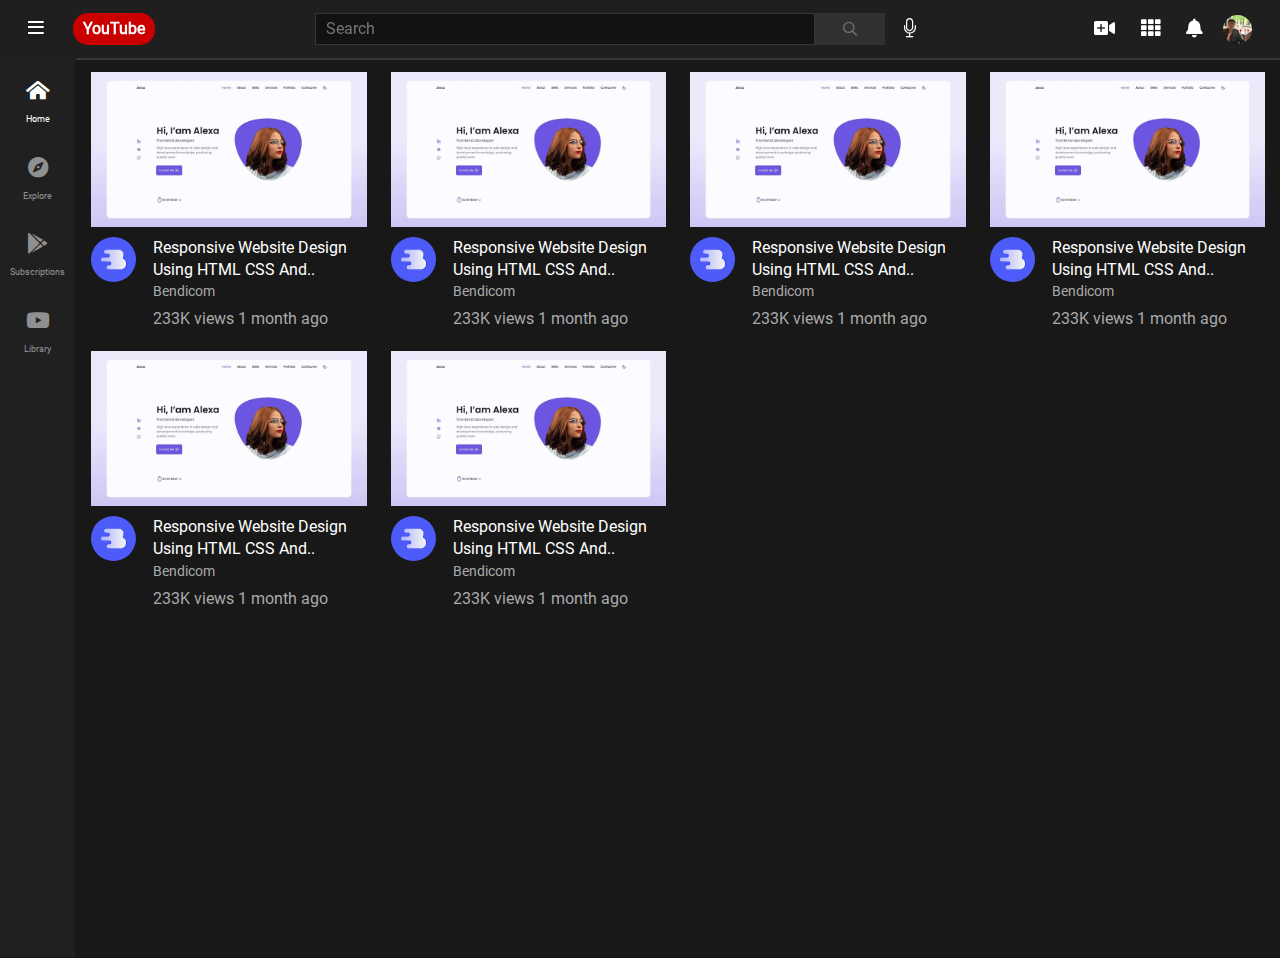
<file: index.html>
<!DOCTYPE html>
<html lang="en">
  <head>
    <meta charset="UTF-8" />
    <meta http-equiv="X-UA-Compatible" content="IE=edge" />
    <meta name="viewport" content="width=device-width, initial-scale=1.0" />
    <title>YouTube Clone</title>
    <!-- bootstrap -->
    <link rel="stylesheet" href="css/bootstrap.min.css" />
    <!-- font-awesome -->
    <link rel="stylesheet" href="css/font-awesome.css" />
    <!-- fonts -->
    <link rel="stylesheet" href="fonts/fonts.css" />
    <!-- favicon -->
    <link rel="icon" href="img/youtube-icon.png" />
    <!-- main.css -->
    <link rel="stylesheet" href="css/main.css" />
  </head>
  <body>
    <!-- header start -->
    <header class="header" id="header">
      <div class="container-fluid">
        <nav class="header__nav" id="header__nav">
          <div class="header__nav-left">
            <button>
              <i class="bars-icon far fa-bars"></i>
            </button>
            <a href="index.html" class="header__logo">
              YouTube
            </a>
          </div>
          <div class="header__nav-center">
            <input type="search" class="search-input" placeholder="Search" />
            <button class="search-btn">
              <i class="search-icon far fa-search"></i>
              <span class="tooltip search">Search</span>
            </button>
            <button class="microphone-btn">
              <i class="microphone-icon fal fa-microphone"></i>
              <span class="tooltip mic">Search with your voice</span>
            </button>
          </div>
          <div class="header__nav-right">
            <button class="video-btn">
              <i class="video-icon fas fa-video-plus"></i>
              <span class="tooltip video">Create</span>
            </button>
            <button class="dots-btn">
              <i class="th-icon fas fa-th"></i>
              <span class="tooltip apps">YouTube apps</span>
            </button>
            <button class="bell-btn">
              <i class="bell-icon fas fa-bell"></i>
              <span class="tooltip bell" id="tooltip-bell">Notifications</span>
            </button>
            <button class="profile-btn">
              <img class="profile-img" src="img/admin.PNG" alt="profile-img" />
            </button>
          </div>
        </nav>
      </div>
    </header>
    <!-- header end -->

    <main class="main">
      <!-- aside start -->
      <aside class="sidenav">
        <button class="sidenav__home-btn" title="Home">
          <i class="home-icon active fas fa-home-alt"></i>
          <span class="btn-description active">Home</span>
        </button>
        <button class="sidenav__explore-btn" title="Explore">
          <i class="explore-icon fas fa-compass"></i>
          <span class="btn-description">Explore</span>
        </button>
        <button class="sidenav__subs-btn" title="Subscriptions">
          <i class="subs-icon fab fa-google-play"></i>
          <span class="btn-description">Subscriptions</span>
        </button>
        <button class="sidenav__library-btn" title="Library">
          <i class="library-icon fab fa-youtube"></i>
          <span class="btn-description">Library</span>
        </button>
      </aside>
      <!-- aside end -->
      
      <!-- videos start -->
      <section class="videos">
        <div class="container-fluid">
          <div class="row">
            <div class="col-sm-6 col-md-4 col-lg-3">
              <div class="video__self">
                <a
                  href="video.html"
                  class="video__link"
                >
                  <img class="videos__self-img" src="img/video1.jpg" alt="" />
                </a>
                <div class="video__desc">
                  <img class="video__img" src="img/video__img.jpg" alt="" />
                  <div class="video__text">
                    <h5 class="video__title">
                      Responsive Website Design Using HTML CSS And..
                    </h5>
                    <p class="video__owner">Bendicom</p>
                    <span class="video__views"> 233K views 1 month ago </span>
                  </div>
                </div>
              </div>
            </div>
            <div class="col-sm-6 col-md-4 col-lg-3">
              <div class="video__self">
                <a
                  href="video.html"
                  class="video__link"
                >
                  <img class="videos__self-img" src="img/video1.jpg" alt="" />
                </a>
                <div class="video__desc">
                  <img class="video__img" src="img/video__img.jpg" alt="" />
                  <div class="video__text">
                    <h5 class="video__title">
                      Responsive Website Design Using HTML CSS And..
                    </h5>
                    <p class="video__owner">Bendicom</p>
                    <span class="video__views"> 233K views 1 month ago </span>
                  </div>
                </div>
              </div>
            </div>
            <div class="col-sm-6 col-md-4 col-lg-3">
              <div class="video__self">
                <a
                  href="video.html"
                  class="video__link"
                >
                  <img class="videos__self-img" src="img/video1.jpg" alt="" />
                </a>
                <div class="video__desc">
                  <img class="video__img" src="img/video__img.jpg" alt="" />
                  <div class="video__text">
                    <h5 class="video__title">
                      Responsive Website Design Using HTML CSS And..
                    </h5>
                    <p class="video__owner">Bendicom</p>
                    <span class="video__views"> 233K views 1 month ago </span>
                  </div>
                </div>
              </div>
            </div>
            <div class="col-sm-6 col-md-4 col-lg-3">
              <div class="video__self">
                <a
                  href="video.html"
                  class="video__link"
                >
                  <img class="videos__self-img" src="img/video1.jpg" alt="" />
                </a>
                <div class="video__desc">
                  <img class="video__img" src="img/video__img.jpg" alt="" />
                  <div class="video__text">
                    <h5 class="video__title">
                      Responsive Website Design Using HTML CSS And..
                    </h5>
                    <p class="video__owner">Bendicom</p>
                    <span class="video__views"> 233K views 1 month ago </span>
                  </div>
                </div>
              </div>
            </div>
            <div class="col-sm-6 col-md-4 col-lg-3">
              <div class="video__self">
                <a
                  href="video.html"
                  class="video__link"
                >
                  <img class="videos__self-img" src="img/video1.jpg" alt="" />
                </a>
                <div class="video__desc">
                  <img class="video__img" src="img/video__img.jpg" alt="" />
                  <div class="video__text">
                    <h5 class="video__title">
                      Responsive Website Design Using HTML CSS And..
                    </h5>
                    <p class="video__owner">Bendicom</p>
                    <span class="video__views"> 233K views 1 month ago </span>
                  </div>
                </div>
              </div>
            </div>
            <div class="col-sm-6 col-md-4 col-lg-3">
              <div class="video__self">
                <a
                  href="video.html"
                  class="video__link"
                >
                  <img class="videos__self-img" src="img/video1.jpg" alt="" />
                </a>
                <div class="video__desc">
                  <img class="video__img" src="img/video__img.jpg" alt="" />
                  <div class="video__text">
                    <h5 class="video__title">
                      Responsive Website Design Using HTML CSS And..
                    </h5>
                    <p class="video__owner">Bendicom</p>
                    <span class="video__views"> 233K views 1 month ago </span>
                  </div>
                </div>
              </div>
            </div>
          </div>
        </div>
      </section>
      <!-- videos end -->
    </main>









    
    <!-- bootstrap js -->
    <script src="js/bootstrap.min.js"></script>

    <!-- main js -->
    <script src="js/script.js"></script>
  </body>
</html>
</file>
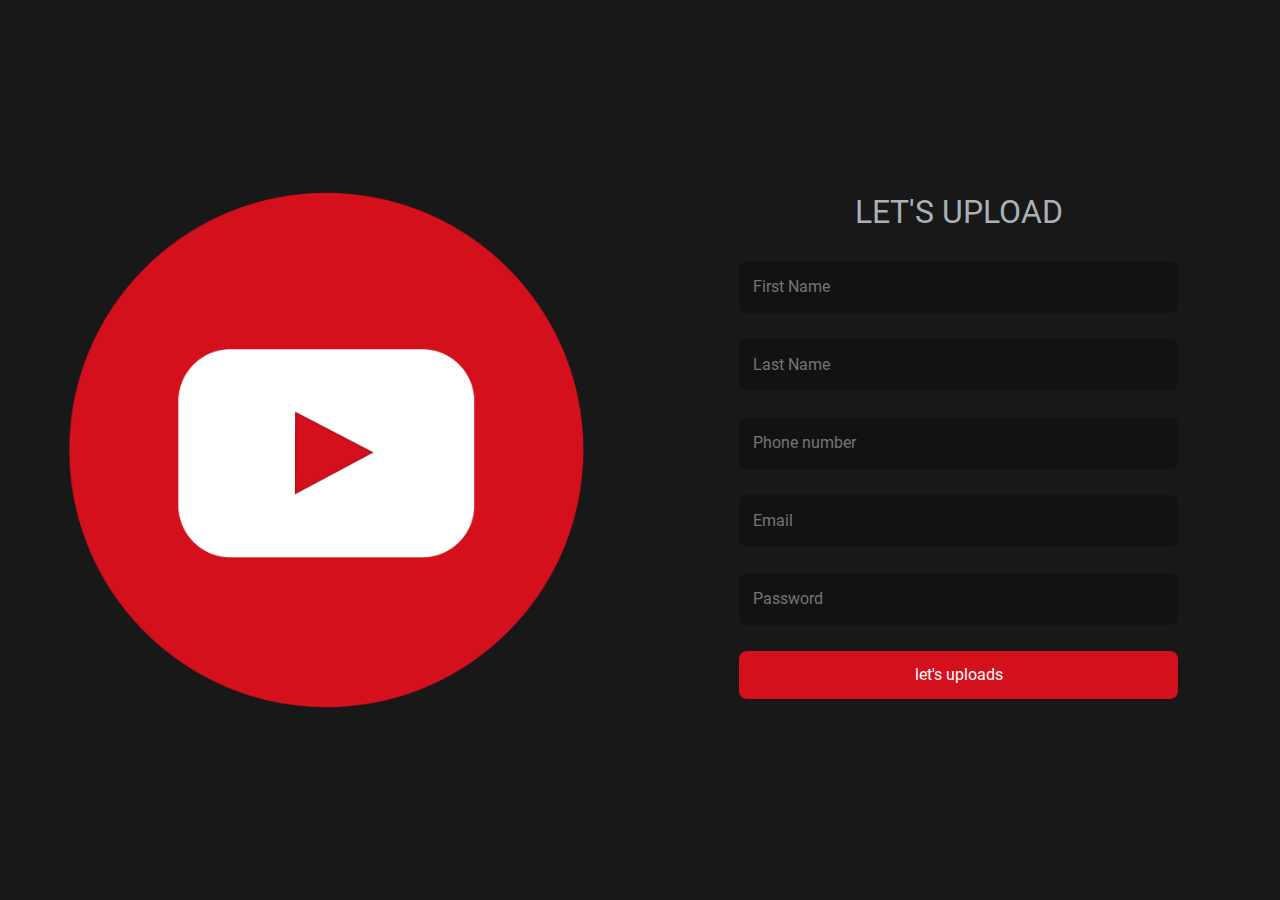
<file: admin.html>
<!DOCTYPE html>
<html lang="en">
  <head>
    <meta charset="UTF-8" />
    <meta http-equiv="X-UA-Compatible" content="IE=edge" />
    <meta name="viewport" content="width=device-width, initial-scale=1.0" />
    <title>YouTube Clone | Admins page</title>
    <!-- bootstrap -->
    <link rel="stylesheet" href="css/bootstrap.min.css" />
    <!-- font-awesome -->
    <link rel="stylesheet" href="css/font-awesome.css" />
    <!-- fonts -->
    <link rel="stylesheet" href="fonts/fonts.css" />
    <!-- favicon -->
    <link rel="icon" href="img/youtube-icon.png" />
    <!-- main.css -->
    <link rel="stylesheet" href="css/admin.css" />
  </head>
  <body>



    <main class="main">
        <!-- admin start -->
        <section class="admin">
          <div class="container-fluid">
            <div class="row">
              <div class="col-lg-6 admin__img-box">
                <img
                  class="admin__img"
                  src="img/youtube-logo.png"
                  alt="youtube img"
                />
              </div>
              <div class="col-lg-6 admin__uploads">
                <div class="admin__platform-content">
                  <h3 class="admin__platform-title">Let's upload</h3>
                  <div class="admin__platform-inputs">
                    <input
                      type="text"
                      placeholder="First Name"
                      class="admin__platform-Input"
                    />
                    <input
                      type="text"
                      placeholder="Last Name"
                      class="admin__platform-Input"
                    />
                    <input
                      type="text"
                      placeholder="Phone number"
                      class="admin__platform-Input"
                    />
                    <input
                      type="text"
                      placeholder="Email"
                      class="admin__platform-Input"
                    />
                    <input
                      type="text"
                      placeholder="Password"
                      class="admin__platform-Input"
                    />
                    <button class="admin__platform-btn">let's uploads</button>
                  </div>
                </div>
              </div>
            </div>
          </div>
        </section>
        <!-- admin end -->
      </div>
    </main>

    <!-- bootstrap js -->
    <script src="js/bootstrap.min.js"></script>
  </body>
</html>
</file>
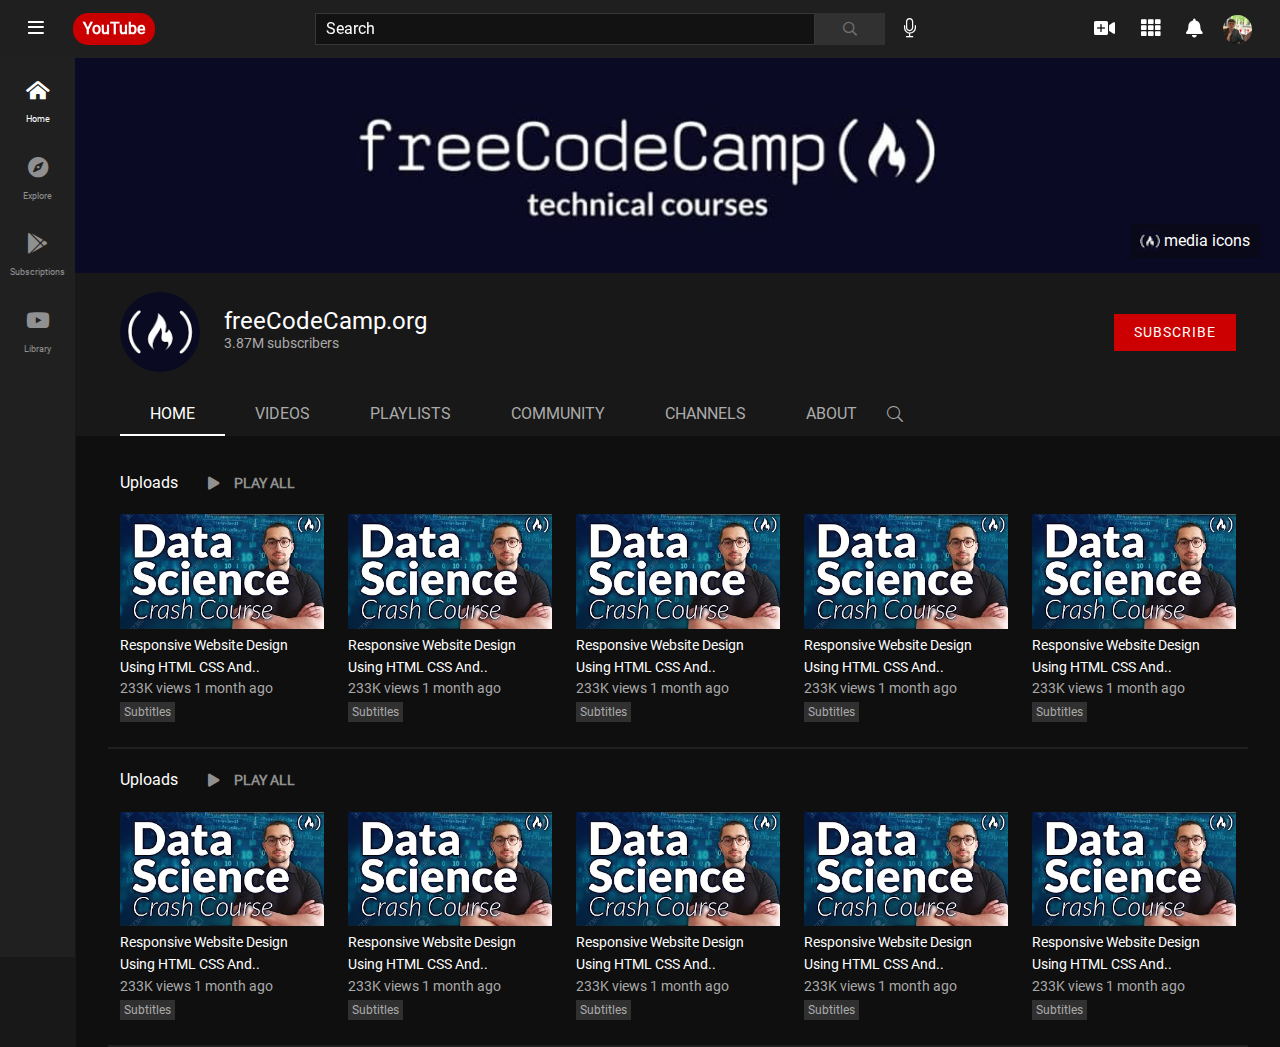
<file: profile.html>
<!DOCTYPE html>
<html lang="en">
  <head>
    <meta charset="UTF-8" />
    <meta http-equiv="X-UA-Compatible" content="IE=edge" />
    <meta name="viewport" content="width=device-width, initial-scale=1.0" />
    <title>YouTube Clone | Profile</title>
    <!-- bootstrap -->
    <link rel="stylesheet" href="css/bootstrap.min.css" />
    <!-- font-awesome -->
    <link rel="stylesheet" href="css/font-awesome.css" />
    <!-- fonts -->
    <link rel="stylesheet" href="fonts/fonts.css" />
    <!-- favicon -->
    <link rel="icon" href="img/youtube-icon.png" />
    <!-- main.css -->
    <link rel="stylesheet" href="css/profile.css" />
  </head>
  <body>
    <!-- header start -->
    <header class="header" id="header">
      <div class="container-fluid">
        <nav class="header__nav" id="header__nav">
          <div class="header__nav-left">
            <button>
              <i class="bars-icon far fa-bars"></i>
            </button>
            <a href="index.html" class="header__logo"> YouTube </a>
          </div>
          <div class="header__nav-center">
            <input type="search" class="search-input" placeholder="Search" />
            <button class="search-btn">
              <i class="search-icon far fa-search"></i>
              <span class="tooltip search">Search</span>
            </button>
            <button class="microphone-btn">
              <i class="microphone-icon fal fa-microphone"></i>
              <span class="tooltip mic">Search with your voice</span>
            </button>
          </div>
          <div class="header__nav-right">
            <button class="video-btn">
              <i class="video-icon fas fa-video-plus"></i>
              <span class="tooltip video">Create</span>
            </button>
            <button class="dots-btn">
              <i class="th-icon fas fa-th"></i>
              <span class="tooltip apps">YouTube apps</span>
            </button>
            <button class="bell-btn">
              <i class="bell-icon fas fa-bell"></i>
              <span class="tooltip bell" id="tooltip-bell">Notifications</span>
            </button>
            <button class="profile-btn">
              <img class="profile-img" src="img/admin.PNG" alt="profile-img" />
            </button>
          </div>
        </nav>
      </div>
    </header>
    <!-- header end -->

    <main class="main" id="main">
      <!-- aside start -->
      <aside class="sidenav">
        <button class="sidenav__home-btn" title="Home">
          <i class="home-icon active fas fa-home-alt"></i>
          <span class="btn-description active">Home</span>
        </button>
        <button class="sidenav__explore-btn" title="Explore">
          <i class="explore-icon fas fa-compass"></i>
          <span class="btn-description">Explore</span>
        </button>
        <button class="sidenav__subs-btn" title="Subscriptions">
          <i class="subs-icon fab fa-google-play"></i>
          <span class="btn-description">Subscriptions</span>
        </button>
        <button class="sidenav__library-btn" title="Library">
          <i class="library-icon fab fa-youtube"></i>
          <span class="btn-description">Library</span>
        </button>
      </aside>
      <!-- aside end -->

      <!-- banner start -->
      <section class="banner" id="banner">
        <div class="container-fluid">
          <div class="row">
            <span class="banner__wrapper">
              <img
                class="banner__img"
                src="img/freecodecamp-icon.jpeg"
                alt=""
              />
              <a href="#" class="banner__media"> media icons</a>
            </span>
          </div>
        </div>
      </section>
      <!-- banner end -->

      <!-- profile start -->
      <section class="profile">
        <div class="profile__wrapper">
          <div class="container">
            <div class="profile__wrapper-box">
              <div class="profile__self">
                <img class="profile__img" src="img/profile-img.jpg" alt="" />
                <div class="profile__text">
                  <h5 class="profile__name">freeCodeCamp.org</h5>
                  <p class="profile__owner">3.87M subscribers</p>
                </div>
              </div>
              <div class="profile__button">
                <button id="bellBtn" onclick="showHideSubs()" class="subscribe">
                  Subscribe
                </button>
                <div id="bell" class="bell">
                  <i class="far fa-bell"></i>
                </div>
              </div>
            </div>
            <ul
              class="profile__tabs-wrapper nav nav-pills mb-3"
              id="pills-tab"
              role="tablist"
            >
              <li class="nav-item" role="presentation">
                <button
                  class="profile__tab-btn nav-link active"
                  id="pills-home-tab"
                  data-bs-toggle="pill"
                  data-bs-target="#pills-home"
                  type="button"
                  role="tab"
                  aria-controls="pills-home"
                  aria-selected="true"
                >
                  Home
                </button>
              </li>
              <li class="nav-item" role="presentation">
                <button
                  class="profile__tab-btn nav-link"
                  id="pills-profile-tab"
                  data-bs-toggle="pill"
                  data-bs-target="#pills-profile"
                  type="button"
                  role="tab"
                  aria-controls="pills-profile"
                  aria-selected="false"
                >
                  Videos
                </button>
              </li>
              <li class="nav-item" role="presentation">
                <button
                  class="profile__tab-btn nav-link"
                  id="pills-contact-tab"
                  data-bs-toggle="pill"
                  data-bs-target="#pills-contact"
                  type="button"
                  role="tab"
                  aria-controls="pills-contact"
                  aria-selected="false"
                >
                  Playlists
                </button>
              </li>
              <li class="nav-item" role="presentation">
                <button
                  class="profile__tab-btn nav-link"
                  id="pills-contact-tab"
                  data-bs-toggle="pill"
                  data-bs-target="#pills-contact"
                  type="button"
                  role="tab"
                  aria-controls="pills-contact"
                  aria-selected="false"
                >
                  Community
                </button>
              </li>
              <li class="nav-item" role="presentation">
                <button
                  class="profile__tab-btn nav-link"
                  id="pills-contact-tab"
                  data-bs-toggle="pill"
                  data-bs-target="#pills-contact"
                  type="button"
                  role="tab"
                  aria-controls="pills-contact"
                  aria-selected="false"
                >
                  Channels
                </button>
              </li>
              <li class="nav-item" role="presentation">
                <button
                  class="profile__tab-btn nav-link"
                  id="pills-contact-tab"
                  data-bs-toggle="pill"
                  data-bs-target="#pills-contact"
                  type="button"
                  role="tab"
                  aria-controls="pills-contact"
                  aria-selected="false"
                >
                  About
                </button>
              </li>
              <span class="profile__search">
                <i
                  class="fal fa-search"
                  id="search-icon"
                  onclick="showHideSearch()"
                ></i>
                <input type="text" id="search-input" placeholder="Search" />
              </span>
            </ul>
          </div>
        </div>
        <div class="profile__tabs">
          <div class="container">
            <div class="tab-content" id="pills-tabContent">
              <div
                class="tab-pane fade show active"
                id="pills-home"
                role="tabpanel"
                aria-labelledby="pills-home-tab"
              >
                <div class="profile__gallery-wrapper row">
                  <div class="profile__gallery">
                    <h3 class="profile__gallery-title">Uploads</h3>
                    <a href="#" class="profile__gallery-play">
                      <i class="fas fa-play"></i>
                      <h4 class="profile__gallery-desc">Play all</h4>
                    </a>
                  </div>
                  <div class="profile__video">
                    <div class="profile__self-wrapper">
                      <a href="video.html" class="profile__link">
                        <img
                          class="profiles__self-img"
                          src="img/freecodecamp.jpeg"
                          alt=""
                        />
                      </a>
                      <div class="profile__desc">
                        <div class="profile__text">
                          <h5 class="profile__title">
                            Responsive Website Design Using HTML CSS And..
                          </h5>
                          <p class="profile__owner">233K views 1 month ago</p>
                          <span class="profile__views"> Subtitles </span>
                        </div>
                      </div>
                    </div>
                  </div>
                  <div class="profile__video">
                    <div class="profile__self-wrapper">
                      <a href="video.html" class="profile__link">
                        <img
                          class="profiles__self-img"
                          src="img/freecodecamp.jpeg"
                          alt=""
                        />
                      </a>
                      <div class="profile__desc">
                        <div class="profile__text">
                          <h5 class="profile__title">
                            Responsive Website Design Using HTML CSS And..
                          </h5>
                          <p class="profile__owner">233K views 1 month ago</p>
                          <span class="profile__views"> Subtitles </span>
                        </div>
                      </div>
                    </div>
                  </div>
                  <div class="profile__video">
                    <div class="profile__self-wrapper">
                      <a href="video.html" class="profile__link">
                        <img
                          class="profiles__self-img"
                          src="img/freecodecamp.jpeg"
                          alt=""
                        />
                      </a>
                      <div class="profile__desc">
                        <div class="profile__text">
                          <h5 class="profile__title">
                            Responsive Website Design Using HTML CSS And..
                          </h5>
                          <p class="profile__owner">233K views 1 month ago</p>
                          <span class="profile__views"> Subtitles </span>
                        </div>
                      </div>
                    </div>
                  </div>
                  <div class="profile__video">
                    <div class="profile__self-wrapper">
                      <a href="video.html" class="profile__link">
                        <img
                          class="profiles__self-img"
                          src="img/freecodecamp.jpeg"
                          alt=""
                        />
                      </a>
                      <div class="profile__desc">
                        <div class="profile__text">
                          <h5 class="profile__title">
                            Responsive Website Design Using HTML CSS And..
                          </h5>
                          <p class="profile__owner">233K views 1 month ago</p>
                          <span class="profile__views"> Subtitles </span>
                        </div>
                      </div>
                    </div>
                  </div>
                  <div class="profile__video">
                    <div class="profile__self-wrapper">
                      <a href="video.html" class="profile__link">
                        <img
                          class="profiles__self-img"
                          src="img/freecodecamp.jpeg"
                          alt=""
                        />
                      </a>
                      <div class="profile__desc">
                        <div class="profile__text">
                          <h5 class="profile__title">
                            Responsive Website Design Using HTML CSS And..
                          </h5>
                          <p class="profile__owner">233K views 1 month ago</p>
                          <span class="profile__views"> Subtitles </span>
                        </div>
                      </div>
                    </div>
                  </div>
                </div>
                <div class="profile__gallery-wrapper row">
                  <div class="profile__gallery">
                    <h3 class="profile__gallery-title">Uploads</h3>
                    <a href="#" class="profile__gallery-play">
                      <i class="fas fa-play"></i>
                      <h4 class="profile__gallery-desc">Play all</h4>
                    </a>
                  </div>
                  <div class="profile__video">
                    <div class="profile__self-wrapper">
                      <a href="video.html" class="profile__link">
                        <img
                          class="profiles__self-img"
                          src="img/freecodecamp.jpeg"
                          alt=""
                        />
                      </a>
                      <div class="profile__desc">
                        <div class="profile__text">
                          <h5 class="profile__title">
                            Responsive Website Design Using HTML CSS And..
                          </h5>
                          <p class="profile__owner">233K views 1 month ago</p>
                          <span class="profile__views"> Subtitles </span>
                        </div>
                      </div>
                    </div>
                  </div>
                  <div class="profile__video">
                    <div class="profile__self-wrapper">
                      <a href="video.html" class="profile__link">
                        <img
                          class="profiles__self-img"
                          src="img/freecodecamp.jpeg"
                          alt=""
                        />
                      </a>
                      <div class="profile__desc">
                        <div class="profile__text">
                          <h5 class="profile__title">
                            Responsive Website Design Using HTML CSS And..
                          </h5>
                          <p class="profile__owner">233K views 1 month ago</p>
                          <span class="profile__views"> Subtitles </span>
                        </div>
                      </div>
                    </div>
                  </div>
                  <div class="profile__video">
                    <div class="profile__self-wrapper">
                      <a href="video.html" class="profile__link">
                        <img
                          class="profiles__self-img"
                          src="img/freecodecamp.jpeg"
                          alt=""
                        />
                      </a>
                      <div class="profile__desc">
                        <div class="profile__text">
                          <h5 class="profile__title">
                            Responsive Website Design Using HTML CSS And..
                          </h5>
                          <p class="profile__owner">233K views 1 month ago</p>
                          <span class="profile__views"> Subtitles </span>
                        </div>
                      </div>
                    </div>
                  </div>
                  <div class="profile__video">
                    <div class="profile__self-wrapper">
                      <a href="video.html" class="profile__link">
                        <img
                          class="profiles__self-img"
                          src="img/freecodecamp.jpeg"
                          alt=""
                        />
                      </a>
                      <div class="profile__desc">
                        <div class="profile__text">
                          <h5 class="profile__title">
                            Responsive Website Design Using HTML CSS And..
                          </h5>
                          <p class="profile__owner">233K views 1 month ago</p>
                          <span class="profile__views"> Subtitles </span>
                        </div>
                      </div>
                    </div>
                  </div>
                  <div class="profile__video">
                    <div class="profile__self-wrapper">
                      <a href="video.html" class="profile__link">
                        <img
                          class="profiles__self-img"
                          src="img/freecodecamp.jpeg"
                          alt=""
                        />
                      </a>
                      <div class="profile__desc">
                        <div class="profile__text">
                          <h5 class="profile__title">
                            Responsive Website Design Using HTML CSS And..
                          </h5>
                          <p class="profile__owner">233K views 1 month ago</p>
                          <span class="profile__views"> Subtitles </span>
                        </div>
                      </div>
                    </div>
                  </div>
                </div>
              </div>
              <div
                class="tab-pane fade"
                id="pills-profile"
                role="tabpanel"
                aria-labelledby="pills-profile-tab"
              >
                ...
              </div>
              <div
                class="tab-pane fade"
                id="pills-contact"
                role="tabpanel"
                aria-labelledby="pills-contact-tab"
              >
                ...
              </div>
            </div>
          </div>
        </div>
      </section>
      <!-- profile end -->
    </main>

    <!-- bootstrap js -->
    <script src="js/bootstrap.min.js"></script>
    <!-- main js -->
    <script src="js/script.js"></script>
  </body>
</html>
</file>
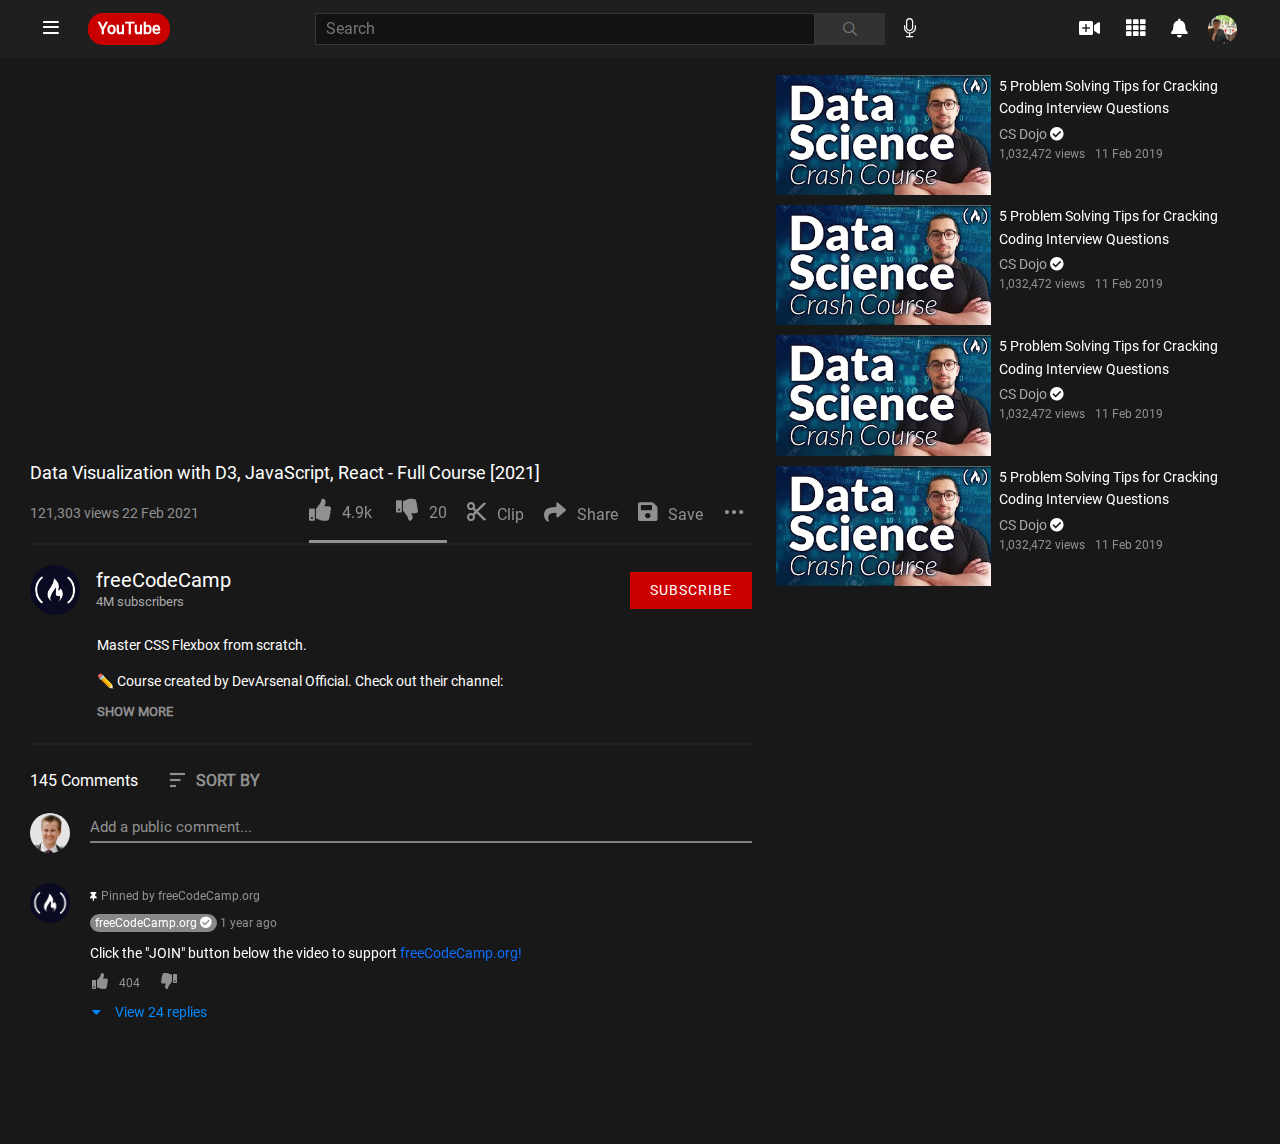
<file: video.html>
<!DOCTYPE html>
<html lang="en">
  <head>
    <meta charset="UTF-8" />
    <meta http-equiv="X-UA-Compatible" content="IE=edge" />
    <meta name="viewport" content="width=device-width, initial-scale=1.0" />
    <title>YouTube Clone | Video</title>
    <!-- bootstrap -->
    <link rel="stylesheet" href="css/bootstrap.min.css" />
    <!-- font-awesome -->
    <link rel="stylesheet" href="css/font-awesome.css" />
    <!-- fonts -->
    <link rel="stylesheet" href="fonts/fonts.css" />
    <!-- favicon -->
    <link rel="icon" href="img/youtube-icon.png" />
    <!-- main.css -->
    <link rel="stylesheet" href="css/videoPage.css" />
  </head>
  <body>
    <!-- header start -->
    <header class="header" id="header">
      <div class="container-fluid">
        <nav class="header__nav" id="header__nav">
          <div class="header__nav-left">
            <button>
              <i class="bars-icon far fa-bars"></i>
            </button>
            <a href="index.html" class="header__logo"> YouTube </a>
          </div>
          <div class="header__nav-center">
            <input type="search" class="search-input" placeholder="Search" />
            <button class="search-btn">
              <i class="search-icon far fa-search"></i>
              <span class="tooltip search">Search</span>
            </button>
            <button class="microphone-btn">
              <i class="microphone-icon fal fa-microphone"></i>
              <span class="tooltip mic">Search with your voice</span>
            </button>
          </div>
          <div class="header__nav-right">
            <button class="video-btn">
              <i class="video-icon fas fa-video-plus"></i>
              <span class="tooltip video">Create</span>
            </button>
            <button class="dots-btn">
              <i class="th-icon fas fa-th"></i>
              <span class="tooltip apps">YouTube apps</span>
            </button>
            <button class="bell-btn">
              <i class="bell-icon fas fa-bell"></i>
              <span class="tooltip bell">Notifications</span>
            </button>
            <button class="profile-btn">
              <img class="profile-img" src="img/admin.PNG" alt="profile-img" />
            </button>
          </div>
        </nav>
      </div>
    </header>
    <!-- header end -->

    <main class="main" id="main">
      <!-- video start -->
      <section class="video" id="video">
        <div class="container-fluid">
          <div class="row">
            <div class="col-lg-9">
              <div class="video__self">
                <iframe
                  width="100%"
                  src="https://www.youtube.com/embed/2LhoCfjm8R4"
                  title="YouTube video player"
                  frameborder="0"
                  allow="accelerometer; autoplay; clipboard-write; encrypted-media; gyroscope; picture-in-picture"
                  allowfullscreen
                ></iframe>
              </div>
              <div class="video__desc">
                <h3 class="video__desc-title">
                  Data Visualization with D3, JavaScript, React - Full Course
                  [2021]
                </h3>
                <div class="video__btn-group">
                  <span class="video__views">
                    121,303 views <span class="video__date"></span> 22 Feb 2021
                  </span>
                  <div class="video__buttons">
                    <div class="video__emotions">
                      <button class="video__btn">
                        <i class="fas fa-thumbs-up"></i>
                        <span class="video__like-number">4.9k</span>
                        <span class="tooltip"> I like this </span>
                      </button>
                      <button class="video__btn">
                        <i class="fas fa-thumbs-down"></i>
                        <span class="video__disLike-number">20</span>
                        <span class="tooltip"> I dislike this </span>
                      </button>
                    </div>
                    <div class="video__icons">
                      <button class="video__btn">
                        <i class="far fa-cut"> </i>
                        <span class="video__clip">Clip</span>
                        <span class="tooltip"> Clip </span>
                      </button>
                      <button class="video__btn">
                        <i class="fas fa-share"> </i>
                        <span class="video__share">Share</span>
                        <span class="tooltip"> Share </span>
                      </button>
                      <button class="video__btn">
                        <div>
                          <i class="fas fa-save"></i>
                          <span class="video__save">Save</span>
                          <span class="tooltip"> Save </span>
                        </div>
                      </button>
                      <button class="video__btn">
                        <i class="far fa-ellipsis-h"></i>
                      </button>
                    </div>
                  </div>
                </div>
              </div>
              <div class="video__profile">
                <div class="video__profile-self">
                  <img
                    class="video__profile-img"
                    src="img/profile-img.jpg"
                    alt=""
                  />
                  <div class="video__profile-text">
                    <h5 class="video__profile-title">freeCodeCamp</h5>
                    <p class="video__profile-owner">4M subscribers</p>
                  </div>
                </div>
                <div class="video__profile-btn">
                  <button
                    id="bellBtn"
                    onclick="showHideSubs()"
                    class="subscribe"
                  >
                    Subscribe
                  </button>
                  <div id="bell" class="bell">
                    <i class="far fa-bell"></i>
                  </div>
                </div>
              </div>
              <div class="video__info">
                <p class="video__info-text">Master CSS Flexbox from scratch.</p>
                <p class="video__info-text">
                  ✏️ Course created by DevArsenal Official. Check out their
                  channel:
                </p>
                <button class="video__info-btn">Show more</button>
              </div>
              <div class="video__comment">
                <div class="video__comment-number">
                  <span class="video__comment-count"> 145 Comments </span>
                  <span class="video__comment-sort">
                    <i class="fal fa-signal-3"></i>
                    sort by
                  </span>
                </div>
                <div class="video__comment-add">
                  <img
                    src="img/user.jpg"
                    alt="user photo"
                    class="video__commment-user"
                  />
                  <div class="video__commment-buttons">
                    <input
                      onchange="changeBtnColor()"
                      onclick="commentBtn()"
                      id="video__comment-input"
                      type="text"
                      class="video__comment-input"
                      placeholder="Add a public comment..."
                    />
                  </div>
                </div>
                <div class="video__comment-btns">
                  <button
                    id="video__comment-cancel"
                    class="video__comment-cancel"
                  >
                    cancel
                  </button>
                  <button id="video__comment-send" class="video__comment-send">
                    comment
                  </button>
                </div>
                <div class="video__comment-info">
                  <div class="video__comment-pinned">
                    <img
                      src="img/profile-img.jpg"
                      alt="user photo"
                      class="video__commment-user"
                    />
                    <div class="video__comment-profile">
                      <span>
                        <i class="fas fa-thumbtack"></i>
                      </span>
                      <span> Pinned by freeCodeCamp.org </span>
                      <p class="video__comment-logo">
                        <span
                          >freeCodeCamp.org <i class="fas fa-check-circle"></i
                        ></span>
                        <span>1 year ago</span>
                      </p>
                      <p class="video__comment-text">
                        Click the "JOIN" button below the video to support
                        <a href="#">freeCodeCamp.org!</a>
                      </p>
                      <div class="video__buttons" id="video__comment-reactions">
                        <button class="video__btn" id="comment-btn">
                          <i class="fas fa-thumbs-up"></i>
                          <span class="video__like-number">404</span>
                          <span class="tooltip like">Like</span>
                        </button>
                        <button class="video__btn" id="comment-btn">
                          <i class="fas fa-thumbs-down"></i>
                          <span class="video__like-number"></span>
                          <span class="tooltip dislike">Dislike</span>
                        </button>
                      </div>
                    </div>
                  </div>
                  <div class="video__comment-replies">
                    <button>
                      <i class="fas fa-caret-down"></i>
                      <span class="video__comment-views">
                        View 24 replies
                      </span>
                    </button>
                  </div>
                </div>
              </div>
            </div>
            <div class="col-lg-3">
              <div class="video__recommend">
                <a href="#" class="video__recommend-link">
                  <img
                    class="video__recommend-img"
                    src="img/freecodecamp.jpeg"
                    alt="recommended video"
                /></a>
                <div class="video__recommend-text">
                  <h3 class="video__recommend-title">
                    5 Problem Solving Tips for Cracking Coding Interview
                    Questions
                  </h3>
                  <p class="video__recommend-profile">
                    CS Dojo <i class="fas fa-check-circle"></i>
                  </p>
                  <div class="video__recommend-views">
                    <span class="video__recommend-number">1,032,472 views</span>
                    <span class="video__recommend-date">11 Feb 2019</span>
                  </div>
                </div>
              </div>
              <div class="video__recommend">
                <a href="#" class="video__recommend-link">
                  <img
                    class="video__recommend-img"
                    src="img/freecodecamp.jpeg"
                    alt="recommended video"
                /></a>
                <div class="video__recommend-text">
                  <h3 class="video__recommend-title">
                    5 Problem Solving Tips for Cracking Coding Interview
                    Questions
                  </h3>
                  <p class="video__recommend-profile">
                    CS Dojo <i class="fas fa-check-circle"></i>
                  </p>
                  <div class="video__recommend-views">
                    <span class="video__recommend-number">1,032,472 views</span>
                    <span class="video__recommend-date">11 Feb 2019</span>
                  </div>
                </div>
              </div>
              <div class="video__recommend">
                <a href="#" class="video__recommend-link">
                  <img
                    class="video__recommend-img"
                    src="img/freecodecamp.jpeg"
                    alt="recommended video"
                /></a>
                <div class="video__recommend-text">
                  <h3 class="video__recommend-title">
                    5 Problem Solving Tips for Cracking Coding Interview
                    Questions
                  </h3>
                  <p class="video__recommend-profile">
                    CS Dojo <i class="fas fa-check-circle"></i>
                  </p>
                  <div class="video__recommend-views">
                    <span class="video__recommend-number">1,032,472 views</span>
                    <span class="video__recommend-date">11 Feb 2019</span>
                  </div>
                </div>
              </div>
              <div class="video__recommend">
                <a href="#" class="video__recommend-link">
                  <img
                    class="video__recommend-img"
                    src="img/freecodecamp.jpeg"
                    alt="recommended video"
                /></a>
                <div class="video__recommend-text">
                  <h3 class="video__recommend-title">
                    5 Problem Solving Tips for Cracking Coding Interview
                    Questions
                  </h3>
                  <p class="video__recommend-profile">
                    CS Dojo <i class="fas fa-check-circle"></i>
                  </p>
                  <div class="video__recommend-views">
                    <span class="video__recommend-number">1,032,472 views</span>
                    <span class="video__recommend-date">11 Feb 2019</span>
                  </div>
                </div>
              </div>
            </div>
          </div>
        </div>
      </section>
      <!-- video end -->
    </main>

    <!-- bootstrap js -->
    <script src="js/bootstrap.min.js"></script>
    <!-- main js -->
    <script src="js/script.js"></script>
    <script src="js/video.js"></script>
  </body>
</html>
</file>
<file: fonts/fonts.css>
@font-face {
    font-family: 'Roboto bold';
    src: url('Roboto-Bold.eot');
    src: url('Roboto-Bold.eot?#iefix') format('embedded-opentype'),
        url('Roboto-Bold.woff2') format('woff2'),
        url('Roboto-Bold.woff') format('woff');
    font-weight: bold;
    font-style: normal;
    font-display: swap;
}

@font-face {
    font-family: 'Roboto normal';
    src: url('Roboto-Medium.eot');
    src: url('Roboto-Medium.eot?#iefix') format('embedded-opentype'),
        url('Roboto-Medium.woff2') format('woff2'),
        url('Roboto-Medium.woff') format('woff');
    font-weight: 500;
    font-style: normal;
    font-display: swap;
}

@font-face {
    font-family: 'Roboto Regular';
    src: url('Roboto-Regular.eot');
    src: url('Roboto-Regular.eot?#iefix') format('embedded-opentype'),
        url('Roboto-Regular.woff2') format('woff2'),
        url('Roboto-Regular.woff') format('woff');
    font-weight: normal;
    font-style: normal;
    font-display: swap;
}
</file>
<file: css/main.css>
* {
  margin: 0;
  padding: 0;
  box-sizing: border-box;
  text-decoration: none;
  vertical-align: baseline;
  font-family: "Roboto Regular";
}

body {
  margin: 0;
  overflow-x: hidden;
  background-color: #181818;
}

a {
  text-decoration: none;
}

a:hover {
  color: #ffffff;
}

/* HTML5 display-role reset for older browsers */
article,
aside,
footer,
header,
nav,
section {
  display: block;
}

ol,
ul {
  list-style: none;
}

button {
  background-color: transparent;
  outline: none;
  border: 0;
  cursor: pointer;
}

.container-fluid {
  padding: 0 15px;
}

input {
  background-color: #121212;
  outline: none;
  border: none;
}

i {
  color: #ffffff;
}

h1,
h2,
h3,
h4,
h5 {
  margin: 0;
  color: #ffffff;
  line-height: 22.4px;
}

p {
  color: #aaaaaa;
  font-size: 14px;
}

.header {
  position: fixed;
  z-index: 2;
  top: 0;
  width: 100%;
  background-color: #202020f6;
}

.header__nav {
  display: flex;
  flex-direction: column;
  justify-content: center;
  align-items: center;
  justify-content: unset;
  flex-direction: unset;
  padding: 13px 0;
  margin: 0 13px;
}

.header__nav-left {
  display: flex;
}

.bars-icon {
  font-size: 18px;
  width: 16px;
}

.header__logo {
  margin-left: 29px;
  color: white;
  background: #ca0000;
  padding: 4px 10px;
  text-decoration: none;
  border-radius: 15px;
  font-weight: bold;
}

.header__nav-center {
  margin: 0 auto;
  display: flex;
}

.header__nav-right {
  display: flex;
  align-items: center;
}

.search-btn,
.microphone-btn,
.video-btn,
.dots-btn,
.bell-btn {
  position: relative;
}

.tooltip {
  position: absolute;
  top: 45px;
  background: #4b4b4be0;
  padding: 5px;
  font-size: 13px;
  color: #ffffff;
  display: none;
}

.search-btn:hover .tooltip,
.microphone-btn:hover .tooltip,
.video-btn:hover .tooltip,
.dots-btn:hover .tooltip,
.bell-btn:hover .tooltip {
  display: block;
  opacity: 1;
}

#tooltip-bell {
  display: flex;
  justify-content: center;
  align-items: center;
}

.search-input {
  width: 500px;
  line-height: 28px;
  padding: 0 10px;
  border: 1px solid #373737;
  color: #ffffff;
}

.search-input:focus {
  border: 0.5px solid #3ea5ffa9;
  outline: none;
}

.search-icon {
  font-size: 14px;
  background: #313131;
  padding: 9px 28px;
  color: #6f6f6f;
  transition: 0.2s ease-in-out;
}

.search-icon:hover {
  color: #929292;
}

::placeholder {
  font-size: 16px;
}

.tooltip.mic {
  top: 45px;
  right: -71px;
  width: 155px;
}

.microphone-btn,
.video-btn,
.bell-btn,
.dots-btn {
  margin-left: 26px;
  font-size: 19px;
}

.video-btn {
  margin-left: unset;
}

.microphone-btn {
  width: 50px;
  margin-left: unset;
}

.tooltip.video {
  right: -18px;
}

.tooltip.apps,
.tooltip.bell {
  right: -42px;
  width: 105px;
}

.profile-img {
  width: 29px;
  height: 29px;
  border-radius: 50%;
  margin-left: 20px;
  object-fit: cover;
}

.sidenav {
  position: fixed;
  top: 57px;
  left: 0;
  width: 75px;
  padding-top: 8px;
  z-index: 1;
  background: #202020;
  display: flex;
  flex-direction: column;
  justify-content: center;
  align-items: center;
  justify-content: unset;
  height: 100%;
}

.sidenav__home-btn,
.sidenav__explore-btn,
.sidenav__subs-btn,
.sidenav__library-btn {
  padding: 15px 5px;
  font-size: 21px;
  display: flex;
  flex-direction: column;
  justify-content: center;
  align-items: center;
  justify-content: unset;
  width: inherit;
}

.sidenav__home-btn:hover,
.sidenav__explore-btn:hover,
.sidenav__subs-btn:hover,
.sidenav__library-btn:hover {
  background: #ffffff1a;
}

.home-icon.active,
.btn-description.active {
  color: #ffffff;
}

.home-icon,
.explore-icon,
.subs-icon,
.library-icon {
  color: #909090;
  margin-bottom: 12px;
}

.btn-description {
  font-size: 9px;
  color: #909090;
}

.videos {
  position: relative;
  left: 76px;
  height: 100vh;
  border-top: 2px solid #373737;
  margin: 58px 76px 0px auto;
  padding-top: 12px;
}

.video__self {
  margin-bottom: 40px;
}

.videos__self-img {
  width: 100%;
}

.video__desc {
  display: flex;
  margin-top: 10px;
}

.video__img {
  height: 45px;
  border-radius: 50px;
  object-fit: cover;
  margin-right: 17px;
}

.video__title {
  font-size: 16px;
}

.video__owner {
  margin-bottom: 5px;
}

.video__owner,
.video__views {
  color: #aaaaaa;
}

@media (max-width: 1380px) {
  .video__self {
    margin-bottom: 20px;
  }
  video {
    height: unset;
  }
}

@media (max-width: 1120px) {
  .search-input {
    width: 480px;
  }
}

@media (max-width: 1020px) {
  .search-input {
    width: 420px;
  }
}

@media (max-width: 992px) {
  .search-input {
    width: 280px;
  }
}

@media (max-width: 880px) {
  .search-input {
    width: 200px;
  }
}

@media (max-width: 768px) {
  .search-input {
    width: 170px;
  }
}

@media (max-width: 657px) {
  .search-input,
  .search-btn {
    display: none;
  }
  .header__nav-center {
    margin: 0 0 0 auto;
  }
  .sidenav {
    display: none;
  }
  .videos {
    width: 100%;
    left: 0;
  }
}

@media (max-width: 430px) {
  .microphone-btn {
    display: none;
  }
  .header__logo {
    margin-left: 16px;
  }
}

@media (max-width: 330px) {
  .dots-btn {
    display: none;
  }
}
</file>
<file: css/admin.css>
* {
  margin: 0;
  padding: 0;
  box-sizing: border-box;
  text-decoration: none;
  vertical-align: baseline;
  font-family: "Roboto Regular";
}

body {
  margin: 0;
  overflow-x: hidden;
  background-color: #181818;
}

a {
  text-decoration: none;
}

a:hover {
  color: #ffffff;
}

/* HTML5 display-role reset for older browsers */
article,
aside,
footer,
header,
nav,
section {
  display: block;
}

ol,
ul {
  list-style: none;
}

button {
  background-color: transparent;
  outline: none;
  border: 0;
  cursor: pointer;
}

.container-fluid {
  padding: 0 15px;
}

input {
  background-color: #121212;
  outline: none;
  border: none;
}

i {
  color: #ffffff;
}

h1,
h2,
h3,
h4,
h5 {
  margin: 0;
  color: #ffffff;
  line-height: 22.4px;
}

p {
  color: #aaaaaa;
  font-size: 14px;
}

.admin__img-box {
  display: flex;
  justify-content: center;
  align-items: center;
}

.admin__img-box .admin__img {
  width: 100%;
  height: 70%;
  object-fit: cover;
  position: relative;
  left: 20px;
}

.admin__platform-content {
  height: 100vh;
  display: flex;
  align-items: center;
  justify-content: center;
  flex-direction: column;
}

.admin__platform-inputs {
  display: flex;
  flex-direction: column;
}

.admin__platform-Input {
  padding: 14px;
  margin: auto;
  width: 439px;
  margin-bottom: 26px;
  color: #a9a9aa;
  border-radius: 8px;
}

.admin__platform-title {
  text-transform: uppercase;
  font-size: 32px;
  color: #a9b0b6;
  margin-bottom: 37px;
}

.admin__platform-btn {
  background-color: #d4101d;
  padding: 12px;
  border-radius: 8px;
  color: #fff;
}

@media (max-width: 1300px) {
  .admin__img-box .admin__img {
    height: 60%;
  }
}

@media (max-width: 1110px) {
  .admin__img-box .admin__img {
    height: 55%;
  }
}

@media (max-width: 1020px) {
  .admin__img-box .admin__img {
    display: none;
  }
  .admin__uploads {
    width: 100%;
  }
}

@media (max-width: 505px) {
  .admin__platform-content {
    padding: 0 25px;
  }
  .admin__platform-inputs {
    display: block;
    flex-direction: column;
  }
  .admin__platform-Input {
    width: 100%;
  }
  .admin__platform-btn {
    width: 100%;
  }
}
</file>
<file: css/profile.css>
* {
  margin: 0;
  padding: 0;
  box-sizing: border-box;
  text-decoration: none;
  vertical-align: baseline;
  font-family: "Roboto Regular";
}

body {
  margin: 0;
  overflow-x: hidden;
  background-color: #181818;
}

a {
  text-decoration: none;
}

a:hover {
  color: #ffffff;
}

/* HTML5 display-role reset for older browsers */
article,
aside,
footer,
header,
nav,
section {
  display: block;
}

ol,
ul {
  list-style: none;
}

button {
  background-color: transparent;
  outline: none;
  border: 0;
  cursor: pointer;
}

.container-fluid {
  padding: 0 15px;
}

input {
  background-color: #121212;
  outline: none;
  border: none;
}

i {
  color: #ffffff;
}

h1,
h2,
h3,
h4,
h5 {
  margin: 0;
  color: #ffffff;
  line-height: 22.4px;
}

p {
  color: #aaaaaa;
  font-size: 14px;
}

.header {
  position: fixed;
  z-index: 2;
  top: 0;
  width: 100%;
  background-color: #202020f6;
}

.header__nav {
  display: flex;
  flex-direction: column;
  justify-content: center;
  align-items: center;
  justify-content: unset;
  flex-direction: unset;
  padding: 13px 0;
  margin: 0 13px;
}

.header__nav-left {
  display: flex;
}

.bars-icon {
  font-size: 18px;
  width: 16px;
}

.header__logo {
  margin-left: 29px;
  color: white;
  background: #ca0000;
  padding: 4px 10px;
  text-decoration: none;
  border-radius: 15px;
  font-weight: bold;
}

.header__nav-center {
  margin: 0 auto;
  display: flex;
}

.header__nav-right {
  display: flex;
  align-items: center;
}

.search-btn,
.microphone-btn,
.video-btn,
.dots-btn,
.bell-btn {
  position: relative;
}

.tooltip {
  position: absolute;
  top: 45px;
  background: #4b4b4be0;
  padding: 5px;
  font-size: 13px;
  color: #ffffff;
  display: none;
}

.search-btn:hover .tooltip,
.microphone-btn:hover .tooltip,
.video-btn:hover .tooltip,
.dots-btn:hover .tooltip,
.bell-btn:hover .tooltip {
  display: block;
  opacity: 1;
}

#tooltip-bell {
  display: flex;
  justify-content: center;
  align-items: center;
}

.search-input {
  width: 500px;
  line-height: 28px;
  padding: 0 10px;
  border: 1px solid #373737;
  color: #ffffff;
}

.search-input:focus {
  border: 0.5px solid #3ea5ffa9;
  outline: none;
}

.search-icon {
  font-size: 14px;
  background: #313131;
  padding: 9px 28px;
  color: #6f6f6f;
  transition: 0.2s ease-in-out;
}

.search-icon:hover {
  color: #929292;
}

::placeholder {
  font-size: 16px;
}

.tooltip.mic {
  top: 45px;
  right: -71px;
  width: 155px;
}

.microphone-btn,
.video-btn,
.bell-btn,
.dots-btn {
  margin-left: 26px;
  font-size: 19px;
}

.video-btn {
  margin-left: unset;
}

.microphone-btn {
  width: 50px;
  margin-left: unset;
}

.tooltip.video {
  right: -18px;
}

.tooltip.apps,
.tooltip.bell {
  right: -42px;
  width: 105px;
}

.profile-img {
  width: 29px;
  height: 29px;
  border-radius: 50%;
  margin-left: 20px;
  object-fit: cover;
}

.sidenav {
  position: fixed;
  top: 57px;
  left: 0;
  width: 75px;
  padding-top: 8px;
  z-index: 1;
  background: #202020;
  display: flex;
  flex-direction: column;
  justify-content: center;
  align-items: center;
  justify-content: unset;
  height: 100%;
}

.sidenav__home-btn,
.sidenav__explore-btn,
.sidenav__subs-btn,
.sidenav__library-btn {
  padding: 15px 5px;
  font-size: 21px;
  display: flex;
  flex-direction: column;
  justify-content: center;
  align-items: center;
  justify-content: unset;
  width: inherit;
}

.sidenav__home-btn:hover,
.sidenav__explore-btn:hover,
.sidenav__subs-btn:hover,
.sidenav__library-btn:hover {
  background: #ffffff1a;
}

.home-icon.active,
.btn-description.active {
  color: #ffffff;
}

.home-icon,
.explore-icon,
.subs-icon,
.library-icon {
  color: #909090;
  margin-bottom: 12px;
}

.btn-description {
  font-size: 9px;
  color: #909090;
}

img {
  width: 100%;
}

.banner {
  background: url("/img/profile-banner.png");
  background-position: 38%;
  background-repeat: no-repeat;
  background-size: cover;
  position: relative;
  top: 58px;
  height: 240px;
}

.banner__img {
  width: 20px;
  margin-right: 4px;
}

.banner__media {
  color: #ffffff;
}

.banner__wrapper {
  position: absolute;
  bottom: 15px;
  right: 20px;
  background: #090919;
  padding: 5px 10px;
  width: fit-content;
  display: flex;
  justify-content: center;
  align-items: center;
}

.profile {
  margin: 62px 0 0 76px;
  background-color: #0f0f0f;
}

.profile__wrapper {
  background-color: #181818;
  position: sticky;
  top: -52px;
}

.profile__wrapper-box {
  display: flex;
  flex-direction: column;
  justify-content: center;
  align-items: center;
  justify-content: space-between;
  flex-direction: unset;
  padding: 15px 0 20px;
}

.profile__self {
  display: flex;
  align-items: center;
}

.profile__img {
  border-radius: 50px;
  width: 80px;
  height: 80px;
  margin: 0 24px 0 0;
}

.profile__name {
  font-size: 24px;
}

.profile__owner {
  font-size: 14px;
  margin-bottom: 0;
}

.profile__button {
  display: flex;
  align-items: center;
}

.bell.showHide {
  display: block;
  margin: 0 20px;
}

.bellBtn {
  background-color: #303030 !important;
}

.subscribe {
  padding: 8px 20px;
  background-color: #cc0000;
  color: white;
  font-size: 14px;
  letter-spacing: 1px;
  text-transform: uppercase;
}

.bell {
  box-sizing: border-box;
  display: none;
}

.profile__tabs-wrapper {
  flex-wrap: nowrap;
  align-items: center;
  overflow: hidden;
}

.profile__tab-btn {
  position: relative !important;
  color: #aaaaaa;
  text-transform: uppercase;
  padding: 10px 30px;
}

.profile__tab-btn:hover {
  color: #ffffff;
}

.profile__tab-btn.active {
  background-color: unset !important;
}

.profile__tab-btn.active::after {
  content: "";
  position: absolute;
  bottom: 0%;
  right: 0%;
  left: 0%;
  height: 2px;
  width: 100%;
  background: #ffffff;
}

.profile__search {
  display: flex;
  align-items: center;
}

#search-icon {
  color: #aaaaaa;
}

#search-input {
  display: none;
  border-bottom: 1px solid #ffffff;
  padding: 2px 0;
  background: none;
  color: #ffffff;
}

::placeholder {
  color: #ffffff;
}

.searchBlocked {
  display: block !important;
  margin-left: 18px;
}

.profile__gallery,
.profile__gallery-play {
  display: flex;
  flex-direction: column;
  justify-content: center;
  align-items: center;
  flex-direction: unset;
  justify-content: start;
}

.profile__gallery-title {
  font-size: 16px;
}

.profile__gallery {
  margin: 20px 0 20px;
}

.profile__gallery-desc {
  font-weight: bold;
}

.fa-play {
  color: #909090;
  font-size: 13px;
  margin: 0 15px 0 30px;
}

.profile__gallery-desc {
  color: #909090;
  text-transform: uppercase;
  font-size: 14px;
}

.profile__video {
  width: 20%;
  border-bottom: 2px solid #202020;
  padding-bottom: 24px;
}

.profile__title {
  font-size: 14px;
  margin-top: 5px;
}

.profile__views {
  background-color: #303030;
  color: #aaaaaa;
  padding: 3px 4px;
  font-size: 12px;
}

@media (max-width: 1380px) {
  .video__self {
    margin-bottom: 20px;
  }
  video {
    height: unset;
  }
  .banner {
    background-position: 42%;
    height: 215px;
  }
}

@media (max-width: 1120px) {
  .search-input {
    width: 480px;
  }
}

@media (max-width: 1020px) {
  .search-input {
    width: 420px;
  }
}

@media (max-width: 992px) {
  .search-input {
    width: 280px;
  }
  .profile__video {
    width: 25%;
    padding-bottom: 24px;
    margin-bottom: 24px;
  }
}

@media (max-width: 880px) {
  .search-input {
    width: 200px;
  }
  .banner {
    background-position: 44%;
    height: 200px;
  }
  .profile__video {
    width: 33%;
  }
}

@media (max-width: 768px) {
  .search-input {
    width: 170px;
  }
  .profile__wrapper {
    top: -46px;
  }
  .profile__img {
    width: 70px;
    height: 70px;
    margin: 0 18px 0 0;
  }
  .profile__video {
    width: 50%;
  }
}

@media (max-width: 657px) {
  .search-input,
  .search-btn {
    display: none;
  }
  .header__nav {
    margin: 0;
  }
  .header__nav-center {
    margin: 0 0 0 auto;
  }
  .sidenav {
    display: none;
  }
  .banner {
    background-position: center;
    height: 190px;
  }
  .profile {
    margin: 62px 0 0;
  }
  .profile__wrapper {
    top: -26px;
  }
  .profile__img {
    display: none;
  }
  .profile__name {
    font-size: 20px;
    margin-bottom: 5px;
  }
}

@media (max-width: 576px) {
  .banner {
    height: 140px;
  }
  .banner__wrapper {
    right: 10px;
  }
}

@media (max-width: 430px) {
  .microphone-btn {
    display: none;
  }
  .header__logo {
    margin-left: 16px;
  }
  .banner {
    display: none;
  }
  .banner__wrapper {
    bottom: 8px;
  }
  .profile__wrapper {
    top: -75px;
  }
  .profile__wrapper-box {
    flex-direction: column;
    align-items: flex-start;
  }
  .profile__gallery-wrapper.row {
    justify-content: center;
  }
  .profile__gallery {
    justify-content: space-around;
  }
  .profile__text {
    margin-bottom: 20px;
  }
  .subscribe {
    font-size: 12px;
  }
  .profile__video {
    width: 80%;
    padding-bottom: 0;
  }
}

@media (max-width: 330px) {
  .dots-btn {
    display: none;
  }
}
</file>
<file: css/videoPage.css>
* {
  margin: 0;
  padding: 0;
  box-sizing: border-box;
  text-decoration: none;
  vertical-align: baseline;
  font-family: "Roboto Regular";
}

body {
  margin: 0;
  overflow-x: hidden;
  background-color: #181818;
}

a {
  text-decoration: none;
}

a:hover {
  color: #ffffff;
}

/* HTML5 display-role reset for older browsers */
article,
aside,
footer,
header,
nav,
section {
  display: block;
}

ol,
ul {
  list-style: none;
}

button {
  background-color: transparent;
  outline: none;
  border: 0;
  cursor: pointer;
}

.container-fluid {
  padding: 0 15px;
}

input {
  background-color: #121212;
  outline: none;
  border: none;
}

i {
  color: #ffffff;
}

h1,
h2,
h3,
h4,
h5 {
  margin: 0;
  color: #ffffff;
  line-height: 22.4px;
}

p {
  color: #aaaaaa;
  font-size: 14px;
}

.header {
  position: fixed;
  z-index: 2;
  top: 0;
  width: 100%;
  background-color: #202020f6;
}

.header__nav {
  display: flex;
  flex-direction: column;
  justify-content: center;
  align-items: center;
  justify-content: unset;
  flex-direction: unset;
  padding: 13px 0;
  margin: 0 13px;
}

.header__nav-left {
  display: flex;
}

.bars-icon {
  font-size: 18px;
  width: 16px;
}

.header__logo {
  margin-left: 29px;
  color: white;
  background: #ca0000;
  padding: 4px 10px;
  text-decoration: none;
  border-radius: 15px;
  font-weight: bold;
}

.header__nav-center {
  margin: 0 auto;
  display: flex;
}

.header__nav-right {
  display: flex;
  align-items: center;
}

.search-btn,
.microphone-btn,
.video-btn,
.dots-btn,
.bell-btn {
  position: relative;
}

.tooltip {
  position: absolute;
  top: 45px;
  background: #4b4b4be0;
  padding: 5px;
  font-size: 13px;
  color: #ffffff;
  display: none;
}

.search-btn:hover .tooltip,
.microphone-btn:hover .tooltip,
.video-btn:hover .tooltip,
.dots-btn:hover .tooltip,
.bell-btn:hover .tooltip {
  display: block;
  opacity: 1;
}

#tooltip-bell {
  display: flex;
  justify-content: center;
  align-items: center;
}

.search-input {
  width: 500px;
  line-height: 28px;
  padding: 0 10px;
  border: 1px solid #373737;
  color: #ffffff;
}

.search-input:focus {
  border: 0.5px solid #3ea5ffa9;
  outline: none;
}

.search-icon {
  font-size: 14px;
  background: #313131;
  padding: 9px 28px;
  color: #6f6f6f;
  transition: 0.2s ease-in-out;
}

.search-icon:hover {
  color: #929292;
}

::placeholder {
  font-size: 16px;
}

.tooltip.mic {
  top: 45px;
  right: -71px;
  width: 155px;
}

.microphone-btn,
.video-btn,
.bell-btn,
.dots-btn {
  margin-left: 26px;
  font-size: 19px;
}

.video-btn {
  margin-left: unset;
}

.microphone-btn {
  width: 50px;
  margin-left: unset;
}

.tooltip.video {
  right: -18px;
}

.tooltip.apps,
.tooltip.bell {
  right: -42px;
  width: 105px;
}

.profile-img {
  width: 29px;
  height: 29px;
  border-radius: 50%;
  margin-left: 20px;
  object-fit: cover;
}

.main {
  margin-top: 75px;
}

p {
  margin: 0;
}

/* video self start */
iframe {
  height: 545px;
}

.video {
  margin-bottom: 100px;
}

.container-fluid {
  padding: 0 30px;
}

/* video self end */
/* video desc start */
.video__desc-title {
  font-size: 18px;
  margin: 12px 0 0;
}

.video__btn-group {
  display: flex;
  flex-direction: column;
  justify-content: center;
  align-items: center;
  flex-direction: unset;
  justify-content: space-between;
  border-bottom: 2px solid #202020;
}

.video__views {
  font-size: 14px;
  color: #909090;
}

.video__emotions {
  border-bottom: 3px solid #909090;
}

.video__emotions button:first-child {
  margin-left: 0;
}

.video__icons {
  display: flex;
}

.video__buttons .video__btn {
  position: relative;
  margin-left: 20px;
  color: #909090;
  padding: 15px 0;
  transition: 0.5s;
}

.video__buttons .video__btn:hover .tooltip {
  display: block;
  opacity: 1;
}

.video__emotions .video__btn:nth-child(2) .tooltip {
  width: 79px;
  right: -10px;
}

.video__buttons .tooltip {
  top: 68px;
  padding: 8px 5px;
  font-family: "Roboto Regular";
}

.video__buttons .video__btn i {
  font-size: 22px;
  margin-right: 7px;
  color: #909090;
}

.video__buttons {
  display: flex;
  justify-content: space-between;
}

/* video desc end */
/* video profile start */
.video__profile {
  display: flex;
  justify-content: space-between;
  padding: 20px 0;
}

.video__profile-self {
  display: flex;
  align-items: center;
}

.video__profile-img {
  width: 50px;
  height: 50px;
  border-radius: 50px;
  margin-right: 16px;
}

.video__profile-owner {
  margin: 0;
  font-size: 13px;
}

.video__profile-btn {
  display: flex;
  align-items: center;
}

.subscribe {
  padding: 8px 20px;
  background-color: #cc0000;
  color: white;
  font-size: 14px;
  letter-spacing: 1px;
  text-transform: uppercase;
}

.bellBtn {
  background-color: #303030 !important;
}

.bell {
  margin: 0 20px;
  display: none;
}

.bell.showHide {
  display: block;
  margin: 0 20px;
}

/* video profile end */
/* video info start */
.video__info {
  color: #ffffff;
  border-bottom: 2px solid #202020;
  padding: 0 0 20px 67px;
}

.video__info p {
  color: #ffffff;
  margin-bottom: 15px;
}

.video__info p:nth-child(2) {
  margin-bottom: 7px;
}

.video__info-btn {
  text-transform: uppercase;
  color: #909090;
  font-size: 13px;
  font-weight: 600;
}

/* video info end */
/* video comment start */
.video__comment {
  padding: 20px 0;
}

.video__comment-count {
  color: #ffffff;
  margin-right: 20px;
}

.video__comment-sort {
  color: #909090;
  text-transform: uppercase;
  font-weight: 600;
}

.video__comment-sort .fal {
  transform: rotate(270deg) rotateX(180deg);
  position: relative;
  bottom: 3px;
  font-size: 24px;
  color: #909090;
  left: 5px;
}

.video__comment-add {
  padding: 20px 0 30px;
  display: flex;
}

.video__commment-user {
  width: 40px;
  height: max-content;
  border-radius: 50px;
  margin-right: 20px;
}

.video__comment-input {
  padding: 2px 0;
  border-bottom: 2px solid grey;
  background: transparent;
  color: #ffffff;
}

.video__comment-input::placeholder {
  color: #909090;
  font-size: 15px;
}

.video__comment-btns {
  display: flex;
  justify-content: flex-end;
}

.video__comment-btns .commentBtn {
  display: block;
}

.video__comment-btns .changeBtnColor {
  background: #3ea6ff;
  color: #000000;
}

.video__commment-buttons,
.video__commment-buttons input {
  width: 100%;
}

.video__comment-btns button {
  padding: 8px 10px;
  text-transform: uppercase;
  margin: 0 10px;
  display: none;
}

.video__comment-cancel {
  color: #909090;
}

.video__comment-send {
  background: #303030;
  color: #717167;
}

.video__comment-pinned {
  display: flex;
}

.fa-thumbtack {
  font-size: 9px;
}

.video__comment-profile span:nth-child(2) {
  color: #909090;
  font-size: 12px;
}

.video__comment-logo {
  margin: 5px 0 10px;
}

.video__comment-logo span:first-child {
  padding: 2px 5px;
  background: #888888;
  color: #ffffff;
  font-size: 12px;
  border-radius: 20px;
}

.video__comment-text {
  color: #ffff;
}

#video__comment-reactions {
  justify-content: flex-start;
  margin: 4px 0px;
}

#comment-btn {
  margin: 0;
  padding: 2px;
}

#comment-btn:nth-child(2) {
  margin-left: 10px;
  transform: rotateY(180deg);
}

#comment-btn .fa-thumbs-up,
#comment-btn .fa-thumbs-down {
  font-size: 16px;
  color: #909090;
}

#comment-btn .tooltip {
  top: 30px;
}

#comment-btn .tooltip.like {
  left: -8px;
}

#comment-btn .tooltip.dislike {
  right: -5px;
  transform: rotateY(180deg);
}

.video__comment-replies {
  margin-left: 62px;
}

.video__comment-views {
  margin-left: 10px;
}

.video__comment-views,
.fa-caret-down {
  color: #0089ff;
  font-size: 14px;
}

.video__recommend {
  display: flex;
  margin-bottom: 10px;
}

.video__recommend-img {
  width: 100%;
  height: 100%;
  object-fit: cover;
}

.video__recommend-text {
  padding: 0 0 0 8px;
}

.video__recommend-title {
  margin-bottom: 4px;
  font-size: 14px;
}

.video__recommend-views {
  display: flex;
  font-size: 12px;
  color: #909090;
}

.video__recommend-number {
  margin-right: 10px;
}

/* media start */
@media (max-width: 1600px) {
  .col-lg-9 {
    width: 70%;
  }
  .col-lg-3 {
    width: 30%;
  }
}

@media (max-width: 1550px) {
  iframe {
    height: 530px;
  }
  .col-lg-9 {
    width: 65%;
  }
  .col-lg-3 {
    width: 35%;
  }
}

@media (max-width: 1400px) {
  iframe {
    height: 500px;
  }
}

@media (max-width: 1380px) {
  .video__self {
    margin-bottom: 20px;
  }
  video {
    height: unset;
  }
  .banner {
    background-position: 42%;
    height: 215px;
  }
}

@media (max-width: 1300px) {
  iframe {
    height: 360px;
  }
  .col-lg-9 {
    width: 60%;
  }
  .col-lg-3 {
    width: 40%;
  }
}

@media (max-width: 1120px) {
  .search-input {
    width: 480px;
  }
}

@media (max-width: 1100px) {
  iframe {
    height: 300px;
  }
  .video__buttons .video__btn i {
    font-size: 15px;
  }
}

@media (max-width: 1040px) {
  .container-fluid {
    max-width: 800px;
  }
  .col-lg-9 {
    width: 100%;
  }
  .col-lg-3 {
    width: 100%;
  }
  .video__recommend-link {
    width: 200px;
  }
  iframe {
    height: 456px;
  }
  .video__comment {
    display: none;
  }
}

@media (max-width: 1020px) {
  .search-input {
    width: 420px;
  }
}

@media (max-width: 992px) {
  .search-input {
    width: 280px;
  }
  .profile__video {
    width: 25%;
    padding-bottom: 24px;
    margin-bottom: 24px;
  }
}

@media (max-width: 880px) {
  .search-input {
    width: 200px;
  }
  .banner {
    background-position: 44%;
    height: 200px;
  }
  .profile__video {
    width: 33%;
  }
}

@media (max-width: 768px) {
  .search-input {
    width: 170px;
  }
  .profile__wrapper {
    top: -46px;
  }
  .profile__img {
    width: 70px;
    height: 70px;
    margin: 0 18px 0 0;
  }
  .profile__video {
    width: 50%;
  }
  .container-fluid {
    max-width: 630px;
  }
  iframe {
    height: 345px;
  }
  .video__btn-group {
    display: block;
  }
}

@media (max-width: 657px) {
  .search-input,
  .search-btn {
    display: none;
  }
  .header__nav {
    margin: 0;
  }
  .header__nav-center {
    margin: 0 0 0 auto;
  }
  .sidenav {
    display: none;
  }
  .banner {
    background-position: center;
    height: 190px;
  }
  .profile {
    margin: 62px 0 0;
  }
  .profile__wrapper {
    top: -26px;
  }
  .profile__img {
    display: none;
  }
  .profile__name {
    font-size: 20px;
    margin-bottom: 5px;
  }
}

@media (max-width: 576px) {
  .banner {
    height: 140px;
  }
  .banner__wrapper {
    right: 10px;
  }
  iframe {
    height: 260px;
  }
}

@media (max-width: 480px) {
  iframe {
    height: 200px;
  }
}

@media (max-width: 430px) {
  .microphone-btn {
    display: none;
  }
  .header__logo {
    margin-left: 16px;
  }
  .subscribe {
    font-size: 12px;
  }
  .bell.showHide {
    margin: 0 8px;
  }
  iframe {
    height: 200px;
  }
  .video__buttons {
    display: block;
  }
  .video__buttons .video__btn:first-child {
    margin-left: 0;
  }
  .video__recommend-text {
    width: 200px;
  }
}

@media (max-width: 380px) {
  iframe {
    height: 170px;
  }
  .video__desc-title {
    font-size: 15px;
  }
  .video__profile {
    display: block;
  }
  .video__profile-self {
    margin-bottom: 12px;
  }
  .bell.showHide {
    margin: 0 15px;
  }
  .subscribe {
    padding: 7px 12px;
  }
  .video__profile-img {
    margin-right: 6px;
  }
  .video__profile-title {
    font-size: 17px;
  }
  .video__info {
    padding: 0 0 20px 0px;
  }
  .video__recommend {
    margin: 0 auto;
    flex-direction: column;
    margin-top: 10px;
    width: 240px;
  }
  .video__recommend-link,
  .video__recommend-text {
    width: 100%;
  }
  .video__recommend-text {
    padding: 10px 0;
  }
}

@media (max-width: 330px) {
  .dots-btn {
    display: none;
  }
  iframe {
    height: 160px;
  }
}

/* media end */
</file>
